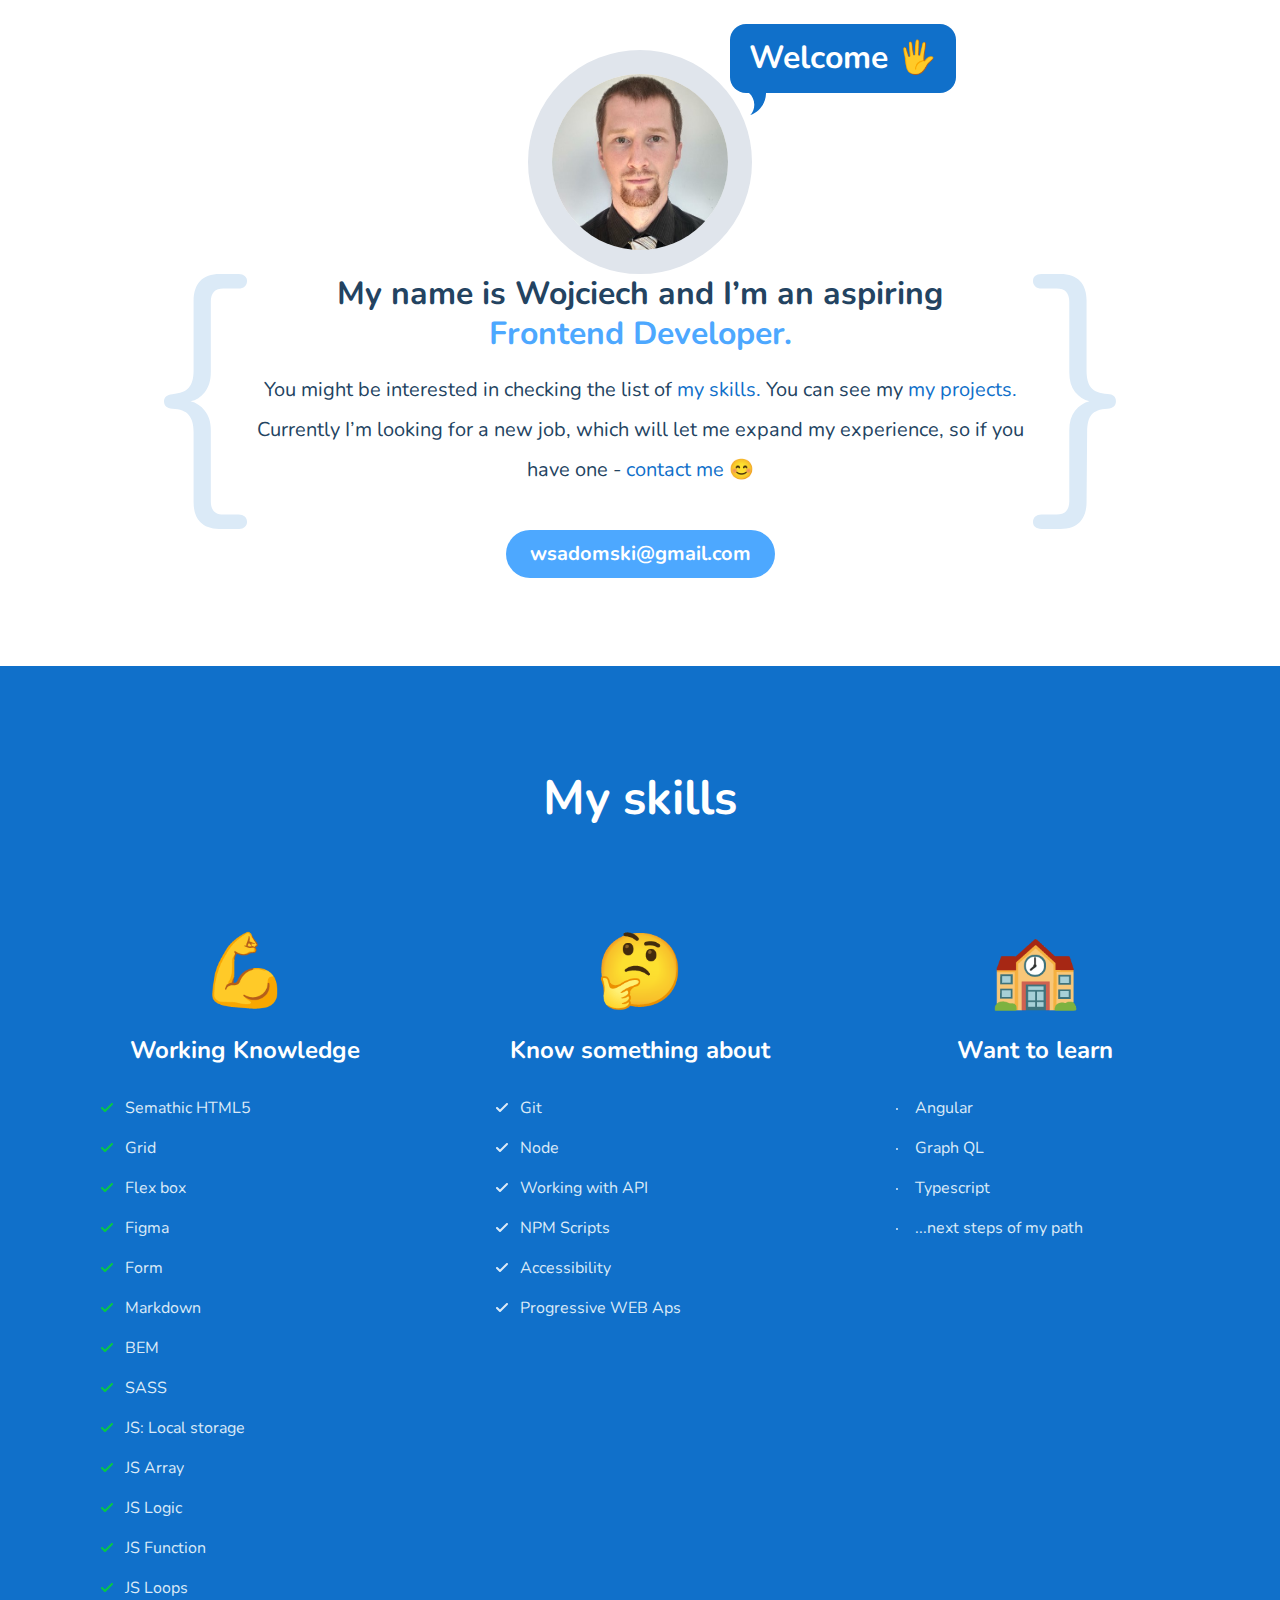
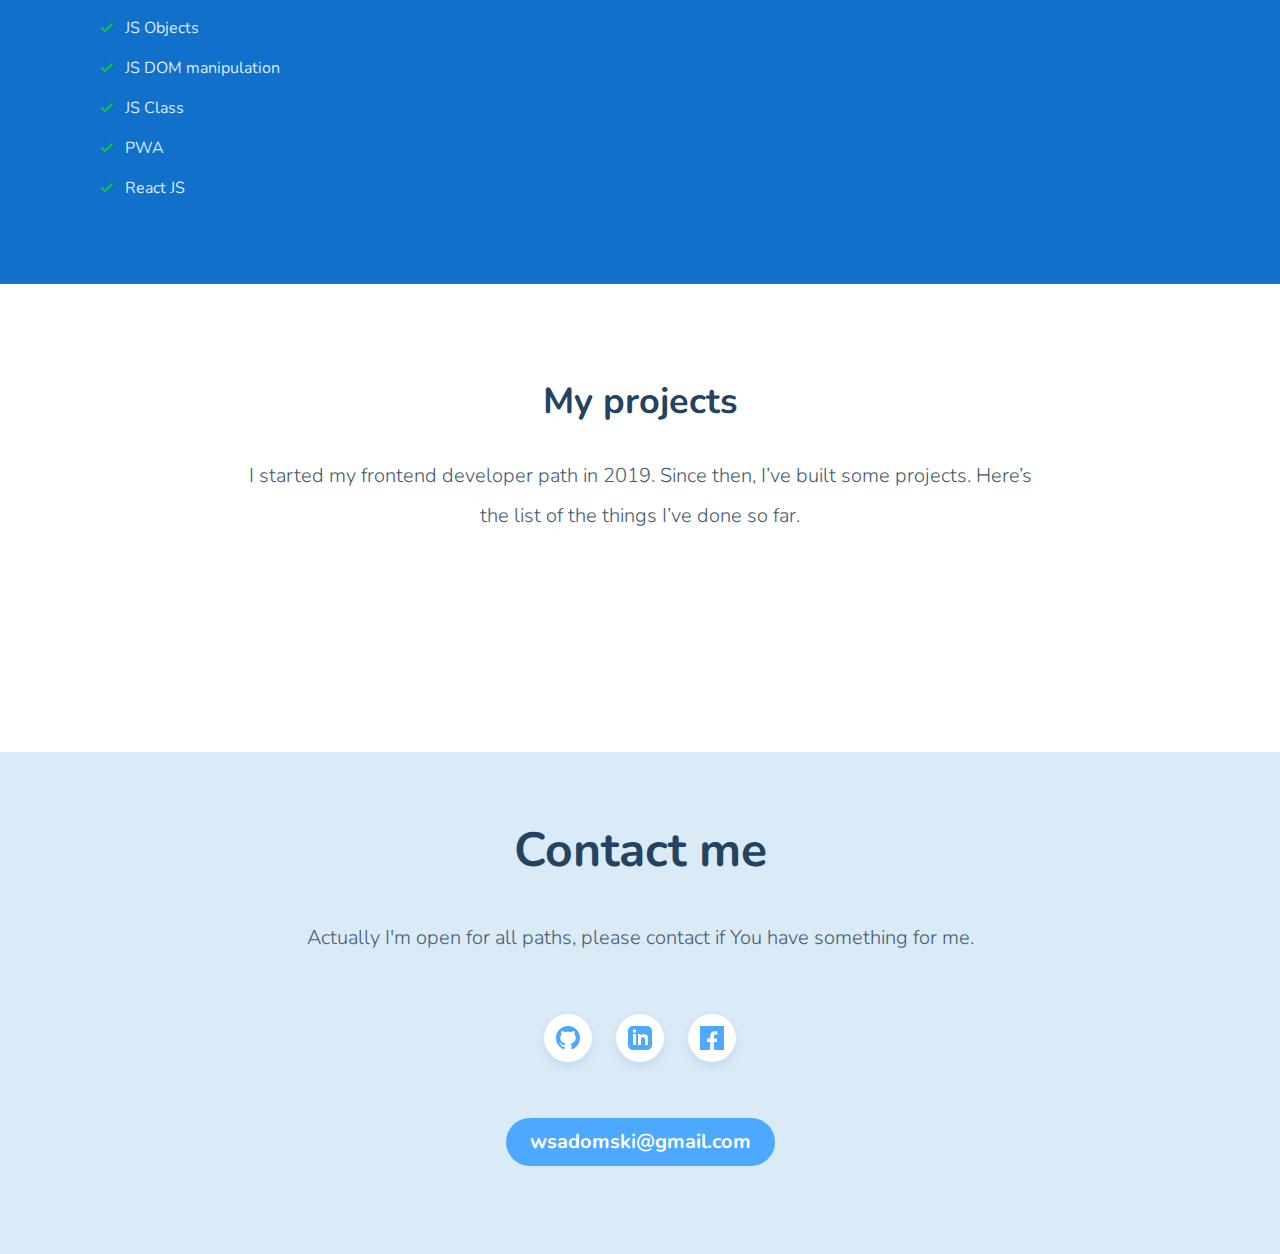
<file: index.html>
<!doctype html><html lang="en"><head><meta charset="UTF-8"/><meta name="viewport" content="width=device-width,initial-scale=1"/><title>Portfolio of Wojciech Sadomski</title><meta name="Wojciech Sadomski" content="Strona reprezentacyjna"/><meta property="og:title" content="Wojciech Sadomski - portfolio"/><meta property="og:description" content="My experience and my projects"/><meta property="og:url" content="https://wojciech-sadomski.github.io"/><meta property="og:image" content="https://wojciech-sadomski.github.io/readme.png"/><meta name="apple-mobile-web-app-capable" content="yes"/><link href="index.eb4d0123.css" rel="stylesheet"></head><body><main class="main"><section class="header"><div class="header__foto--container"><img class="header__foto" alt="zdjęcie autora" src="img/my-foto.a38d9f71.jpg"/> <span class="header__speech"><span class="header__cloud">Welcome <span class="hand">🖐</span></span></span></div><div class="header__container"><h1 class="header__text">My name is Wojciech and I’m an aspiring <span class="header__text--bold">Frontend Developer.</span></h1><p class="header__text--description">You might be interested in checking the list of <a class="header__link" href="#ability">my skills.</a> You can see my <a class="header__link" href="#projects">my projects.</a> Currently I’m looking for a new job, which will let me expand my experience, so if you have one - <a class="header__link" href="#contact">contact me</a> 😊</p><a class="header__text--mail" href="mailto:wsadomski@gmail.com">wsadomski@gmail.com</a></div></section><section class="ability" id="ability"><h2 class="ability__header">My skills</h2><div class="ability__columns"><article class="ability__section"><span class="ability__section__emoji">💪</span><h3 class="ability__section__header">Working Knowledge</h3><ul class="ability__list"><li class="ability__list__element">Semathic HTML5</li><li class="ability__list__element">Grid</li><li class="ability__list__element">Flex box</li><li class="ability__list__element">Figma</li><li class="ability__list__element">Form</li><li class="ability__list__element">Markdown</li><li class="ability__list__element">BEM</li><li class="ability__list__element">SASS</li><li class="ability__list__element">JS: Local storage</li><li class="ability__list__element">JS Array</li><li class="ability__list__element">JS Logic</li><li class="ability__list__element">JS Function</li><li class="ability__list__element">JS Loops</li><li class="ability__list__element">JS Objects</li><li class="ability__list__element">JS DOM manipulation</li><li class="ability__list__element">JS Class</li><li class="ability__list__element">PWA</li><li class="ability__list__element">React JS</li></ul></article><article class="ability__section"><span class="ability__section__emoji">🤔</span><h3 class="ability__section__header">Know something about</h3><ul class="ability__list ability__list--white"><li class="ability__list__element">Git</li><li class="ability__list__element">Node</li><li class="ability__list__element">Working with API</li><li class="ability__list__element">NPM Scripts</li><li class="ability__list__element">Accessibility</li><li class="ability__list__element">Progressive WEB Aps</li></ul></article><article class="ability__section"><span class="ability__section__emoji">🏫</span><h3 class="ability__section__header">Want to learn</h3><ul class="ability__list ability__list--dot"><li class="ability__list__element">Angular</li><li class="ability__list__element">Graph QL</li><li class="ability__list__element">Typescript</li><li class="ability__list__element">...next steps of my path</li></ul></article></div></section><section class="projects" id="projects"><h2 class="projects__header">My projects</h2><p class="projects__description">I started my frontend developer path in 2019. Since then, I’ve built some projects. Here’s the list of the things I’ve done so far.</p><div class="projects-grid projects-grid--js"></div></section><section class="contact" id="contact"><h2 class="contact__header">Contact me</h2><p class="contact__description">Actually I'm open for all paths, please contact if You have something for me.</p><div class="contact__links"><ul class="socials"><li class="socials__item"><a href="https://github.com/wojciech-sadomski" target="_blank" class="socials__link"><img src="img/github.d527165b.svg" alt="Wojciech Sadomski github" rel="noopener noreferrer"/></a></li><li class="socials__item"><a href="https://www.linkedin.com/in/wojciech-sadomski-b3907b198/" target="_blank" class="socials__link"><img src="img/linkedin.bcc8004e.svg" alt="Wojciech Sadomski linkedin" rel="noopener noreferrer"/></a></li><li class="socials__item"><a href="https://www.facebook.com/wojciech.sadomski" target="_blank" class="socials__link"><img src="img/FB.1e018c8b.svg" alt="Wojciech Sadomski facebook" rel="noopener noreferrer"/></a></li></ul><a class="contact__email" href="mailto:wsadomski@gmail.com" alt="Wojciech Sadomski mail" rel="noopener noreferrer">wsadomski@gmail.com</a></div></section></main><script src="index.eb4d0123.js"></script></body></html>
</file>
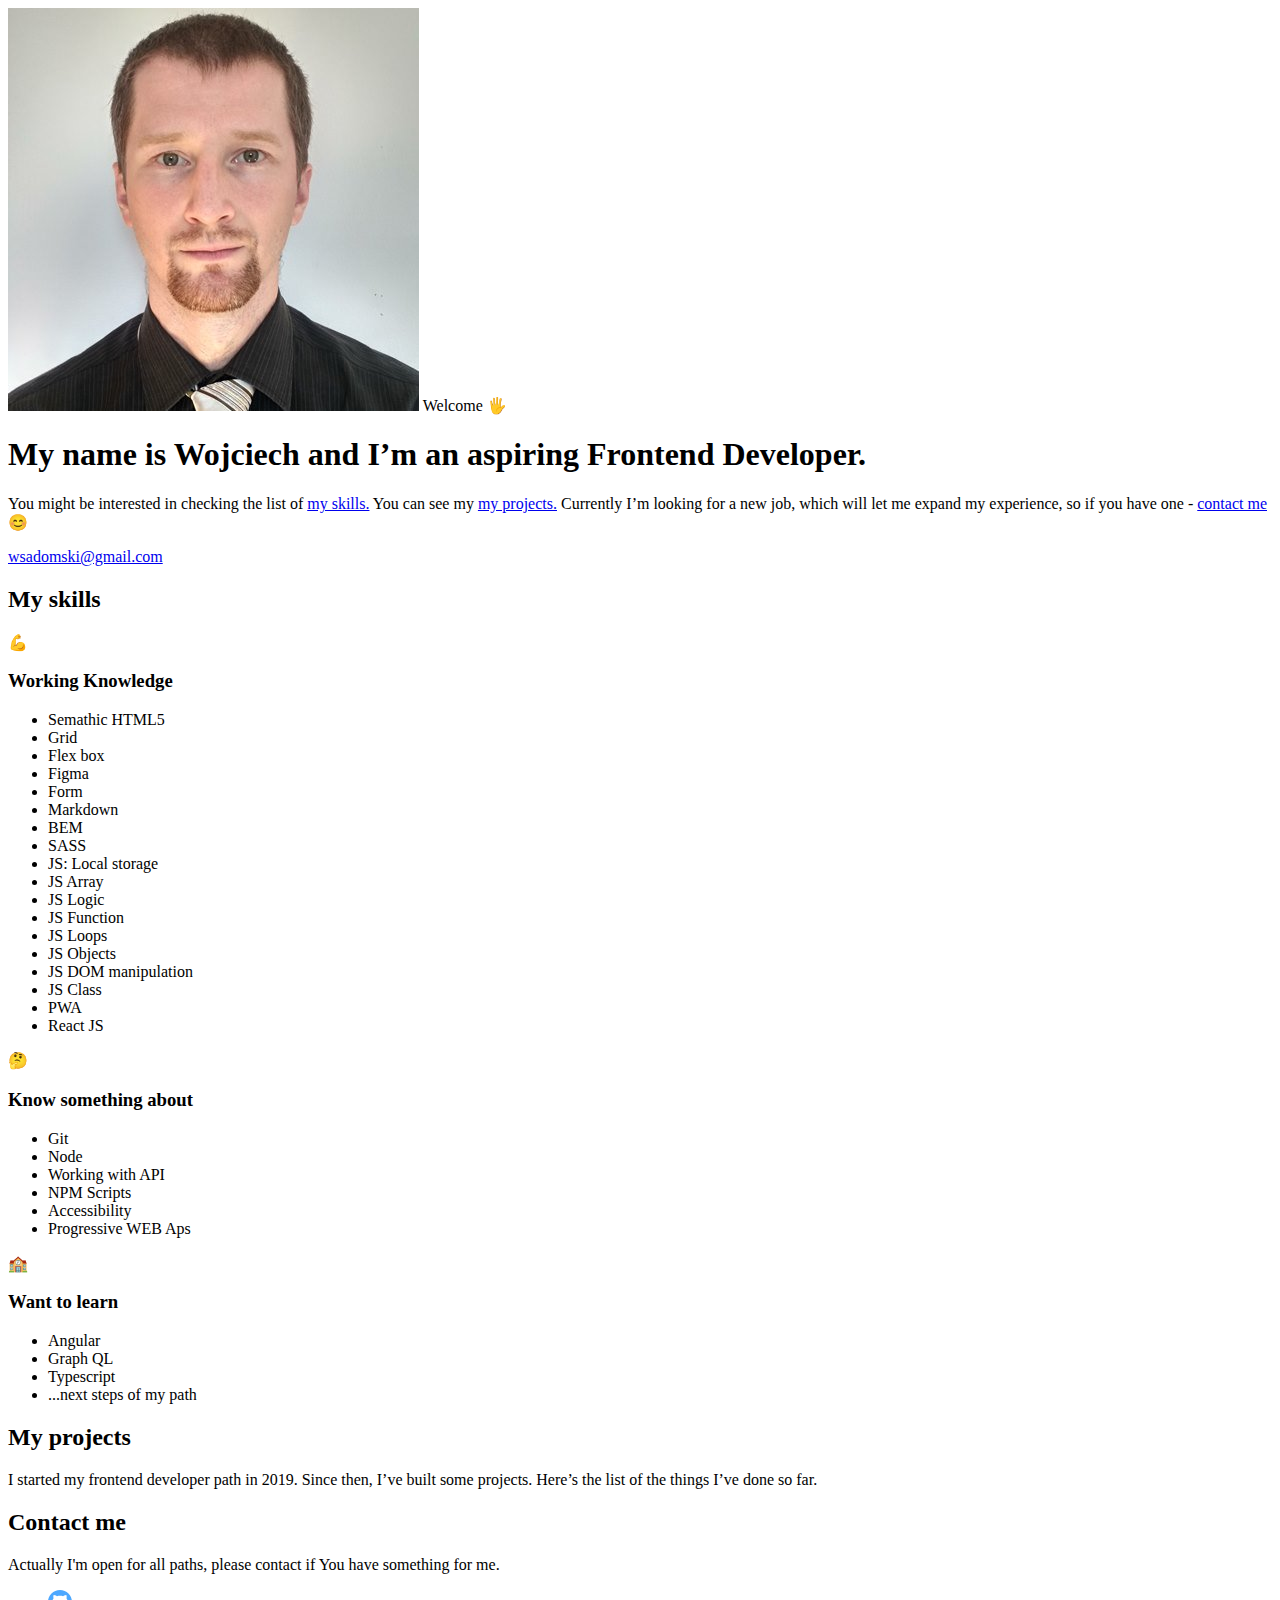
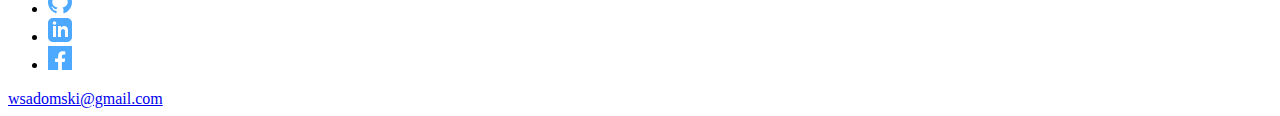
<file: src/pages/index.html>
<!DOCTYPE html>
<html lang="en">
  <head>
    <meta charset="UTF-8" />
    <meta name="viewport" content="width=device-width, initial-scale=1.0" />
    <title>Portfolio of Wojciech Sadomski</title>
    <meta name="Wojciech Sadomski" content="Strona reprezentacyjna" />
    <!-- Title -->
    <meta property="og:title" content="Wojciech Sadomski - portfolio" />
    <!-- OPTIONAL description. 2-4 sentences. -->
    <meta property="og:description" content="My experience and my projects" />
    <meta property="og:url" content="https://wojciech-sadomski.github.io" />
    <meta
      property="og:image"
      content="https://wojciech-sadomski.github.io/readme.png"
    />

    <!-- uncomment the line below to enable PWA  -->
    <!-- <link rel="manifest" href="manifest.json" /> -->

    <meta name="apple-mobile-web-app-capable" content="yes" />
  </head>
  <body>
    <main class="main">
      <section class="header">
        <div class="header__foto--container">
          <img
            class="header__foto"
            alt="zdjęcie autora"
            src="../assets/img/my-foto.jpg"
          />
          <span class="header__speech"
            ><span class="header__cloud"
              >Welcome <span class="hand">🖐</span></span
            >
          </span>
        </div>
        <div class="header__container">
          <h1 class="header__text">
            My name is Wojciech and I’m an aspiring
            <span class="header__text--bold">Frontend Developer.</span>
          </h1>
          <p class="header__text--description">
            You might be interested in checking the list of
            <a class="header__link" href="#ability">my skills.</a> You can see
            my
            <a class="header__link" href="#projects">my projects.</a> Currently
            I’m looking for a new job, which will let me expand my experience,
            so if you have one -
            <a class="header__link" href="#contact">contact me</a> 😊
          </p>
          <a class="header__text--mail" href="mailto:wsadomski@gmail.com"
            >wsadomski@gmail.com</a
          >
        </div>
        <!-- zdjęcie i chmurka-->
      </section>
      <section class="ability" id="ability">
        <h2 class="ability__header">My skills</h2>
        <div class="ability__columns">
          <article class="ability__section">
            <span class="ability__section__emoji">💪</span>
            <h3 class="ability__section__header">Working Knowledge</h3>
            <ul class="ability__list">
              <li class="ability__list__element">Semathic HTML5</li>
              <li class="ability__list__element">Grid</li>
              <li class="ability__list__element">Flex box</li>
              <li class="ability__list__element">Figma</li>
              <li class="ability__list__element">Form</li>
              <li class="ability__list__element">Markdown</li>
              <li class="ability__list__element">BEM</li>
              <li class="ability__list__element">SASS</li>
              <li class="ability__list__element">JS: Local storage</li>
              <li class="ability__list__element">JS Array</li>
              <li class="ability__list__element">JS Logic</li>
              <li class="ability__list__element">JS Function</li>
              <li class="ability__list__element">JS Loops</li>
              <li class="ability__list__element">JS Objects</li>
              <li class="ability__list__element">JS DOM manipulation</li>
              <li class="ability__list__element">JS Class</li>
              <li class="ability__list__element">PWA</li>
              <li class="ability__list__element">React JS</li>
            </ul>
          </article>
          <article class="ability__section">
            <span class="ability__section__emoji">🤔</span>
            <h3 class="ability__section__header">Know something about</h3>
            <ul class="ability__list ability__list--white">
              <li class="ability__list__element">Git</li>
              <li class="ability__list__element">Node</li>
              <li class="ability__list__element">Working with API</li>
              <li class="ability__list__element">NPM Scripts</li>
              <li class="ability__list__element">Accessibility</li>
              <li class="ability__list__element">Progressive WEB Aps</li>
            </ul>
          </article>
          <article class="ability__section">
            <span class="ability__section__emoji">🏫</span>
            <h3 class="ability__section__header">Want to learn</h3>
            <ul class="ability__list ability__list--dot">
              <li class="ability__list__element">Angular</li>
              <li class="ability__list__element">Graph QL</li>
              <li class="ability__list__element">Typescript</li>
              <li class="ability__list__element">...next steps of my path</li>
            </ul>
          </article>
        </div>
      </section>
      <section class="projects" id="projects">
        <h2 class="projects__header">My projects</h2>
        <p class="projects__description">
          I started my frontend developer path in 2019. Since then, I’ve built
          some projects. Here’s the list of the things I’ve done so far.
        </p>
        <div class="projects-grid projects-grid--js"></div>
      </section>
      <section class="contact" id="contact">
        <h2 class="contact__header">Contact me</h2>
        <p class="contact__description">
          Actually I'm open for all paths, please contact if You have something
          for me.
        </p>
        <div class="contact__links">
          <ul class="socials">
            <li class="socials__item">
              <a
                href="https://github.com/wojciech-sadomski"
                target="_blank"
                class="socials__link"
                ><img
                  src="../assets/icons/github.svg"
                  alt="Wojciech Sadomski github"
                  rel="noopener noreferrer"
              /></a>
            </li>
            <li class="socials__item">
              <a
                href="https://www.linkedin.com/in/wojciech-sadomski-b3907b198/"
                target="_blank"
                class="socials__link"
                ><img
                  src="../assets/icons/linkedin.svg"
                  alt="Wojciech Sadomski linkedin"
                  rel="noopener noreferrer"
              /></a>
            </li>
            <li class="socials__item">
              <a
                href="https://www.facebook.com/wojciech.sadomski"
                target="_blank"
                class="socials__link"
                ><img
                  src="../assets/icons/FB.svg"
                  alt="Wojciech Sadomski facebook"
                  rel="noopener noreferrer"
              /></a>
            </li>
          </ul>
          <a
            class="contact__email"
            href="mailto:wsadomski@gmail.com"
            alt="Wojciech Sadomski mail"
            rel="noopener noreferrer"
            >wsadomski@gmail.com</a
          >
        </div>
      </section>
    </main>
  </body>
</html>
</file>
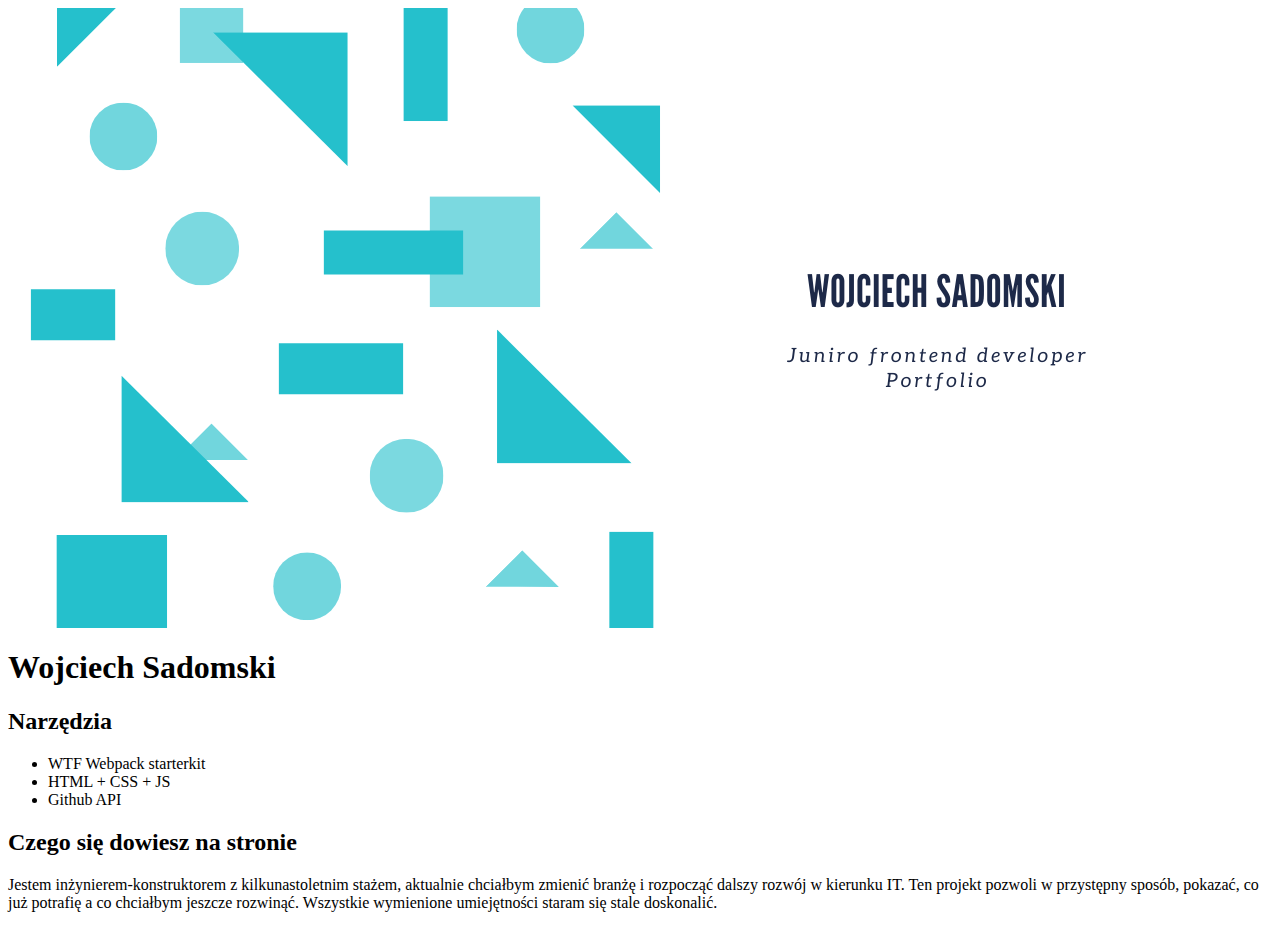
<file: index-1.html>
<html><head><meta http-equiv="Content-Type" content="text/html; charset=utf-8"/><title>Nieznany </title></head><body>
<p><img alt="Zdjęcie Wojciech Sadomski" src="https://wojciech-sadomski.github.io/readme.png" /></p>
<h1 id="wojciech-sadomski">Wojciech Sadomski</h1>
<h2 id="narzedzia">Narzędzia</h2>
<ul>
<li>WTF Webpack starterkit</li>
<li>HTML + CSS + JS</li>
<li>Github API</li>
</ul>
<h2 id="czego-sie-dowiesz-na-stronie">Czego się dowiesz na stronie</h2>
<p>Jestem inżynierem-konstruktorem z kilkunastoletnim stażem, aktualnie chciałbym zmienić branżę i rozpocząć dalszy rozwój w kierunku IT.
Ten projekt pozwoli w przystępny sposób, pokazać, co już potrafię a co chciałbym jeszcze rozwinąć. Wszystkie wymienione umiejętności staram się stale doskonalić.</p>
</body></html>
</file>
<file: index.eb4d0123.css>
@import url(https://fonts.googleapis.com/css2?family=Nunito:wght@300;600;700&family=Roboto+Mono:wght@400;700&display=swap);
/*! normalize.css v8.0.1 | MIT License | github.com/necolas/normalize.css */html{line-height:1.15;-webkit-text-size-adjust:100%}body{margin:0}main{display:block}h1{font-size:2em;margin:.67em 0}hr{box-sizing:content-box;height:0;overflow:visible}pre{font-family:monospace,monospace;font-size:1em}a{background-color:transparent}abbr[title]{border-bottom:none;text-decoration:underline;text-decoration:underline dotted}b,strong{font-weight:bolder}code,kbd,samp{font-family:monospace,monospace;font-size:1em}small{font-size:80%}sub,sup{font-size:75%;line-height:0;position:relative;vertical-align:baseline}sub{bottom:-.25em}sup{top:-.5em}img{border-style:none}button,input,optgroup,select,textarea{font-family:inherit;font-size:100%;line-height:1.15;margin:0}button,input{overflow:visible}button,select{text-transform:none}[type=button],[type=reset],[type=submit],button{-webkit-appearance:button}[type=button]::-moz-focus-inner,[type=reset]::-moz-focus-inner,[type=submit]::-moz-focus-inner,button::-moz-focus-inner{border-style:none;padding:0}[type=button]:-moz-focusring,[type=reset]:-moz-focusring,[type=submit]:-moz-focusring,button:-moz-focusring{outline:1px dotted ButtonText}fieldset{padding:.35em .75em .625em}legend{box-sizing:border-box;color:inherit;display:table;max-width:100%;padding:0;white-space:normal}progress{vertical-align:baseline}textarea{overflow:auto}[type=checkbox],[type=radio]{box-sizing:border-box;padding:0}[type=number]::-webkit-inner-spin-button,[type=number]::-webkit-outer-spin-button{height:auto}[type=search]{-webkit-appearance:textfield;outline-offset:-2px}[type=search]::-webkit-search-decoration{-webkit-appearance:none}::-webkit-file-upload-button{-webkit-appearance:button;font:inherit}details{display:block}summary{display:list-item}[hidden],template{display:none}@-webkit-keyframes wave{0%{transform:rotate(-15deg)}50%{transform:rotate(15deg)}to{transform:rotate(-15deg)}}@keyframes wave{0%{transform:rotate(-15deg)}50%{transform:rotate(15deg)}to{transform:rotate(-15deg)}}.hand{display:inline-block;-webkit-animation:wave 1.5s ease-in-out infinite;animation:wave 1.5s ease-in-out infinite;transform-origin:center center}.header{padding:10px 16px 88px;color:#234361}@media(min-width:768px){.header{padding:50px 16px 88px;max-width:786px;margin:0 auto}}@media(min-width:960px){.header{padding:50px 16px 88px;max-width:100%}}.header__cloud{display:none}@media(min-width:960px){.header__cloud{display:block;color:#fff;background-color:#1070ca;padding:16px 19px;font-size:32px;font-weight:700;border-radius:16px}.header__cloud:after{content:"";position:absolute;top:100%;display:block;width:17.42px;height:22.66px;background-image:url(img/speech.13333786.svg)}}.header__foto{box-sizing:content-box;width:96px;height:96px;border-radius:50%;border:16px solid #e0e5ec}@media(min-width:960px){.header__foto{width:176px;height:176px;border:24px solid #e0e5ec}}.header__container{text-align:center}@media(min-width:960px){.header__container{max-width:786px;margin:0 auto;position:relative}.header__container:after,.header__container:before{width:83.23px;height:254.88px;content:"";display:block;position:absolute;top:0}.header__container:before{background:url(img/cube-left.e24c2ca0.svg);right:100%}.header__container:after{background:url(img/cube-right.767db10b.svg);left:100%}}.header__foto--container{display:flex;align-items:center;justify-content:center;position:relative}.header__link{color:#1070ca;text-decoration:none}.header__speech{position:absolute;left:calc(50% + 90px);top:-26px}.header__text{font-weight:700;text-align:center;font-size:26px;line-height:32px;margin:0}@media(min-width:960px){.header__text{font-size:32px;line-height:40px}}.header__text--bold{color:#4da8ff;white-space:nowrap}.header__text--description{font-size:normal;text-align:center;font-size:16px;line-height:32px;margin:16px 0 40px}@media(min-width:960px){.header__text--description{font-size:20px;line-height:40px}}.header__text--mail{text-align:center;font-size:20px;font-weight:700;line-height:40px;display:inline-block;color:#fff;background-color:#4da8ff;border-radius:64px;padding:4px 24px;text-decoration:none}.ability{background-color:#1070ca;color:#fff;padding:64px 16px 68px}@media(min-width:960px){.ability__columns{display:grid;grid-template-columns:1fr 1fr 1fr;max-width:1184px;margin:0 auto}}.ability__header{font-weight:700;font-size:36px;line-height:48px;text-align:center}@media(min-width:960px){.ability__header{font-size:48px;line-height:56px}}.ability__section{margin-top:64px}.ability__section__emoji{display:block;font-size:72px;text-align:center}.ability__section__header{font-weight:700;font-size:24px;line-height:44px;text-align:center;margin:16px 0 24px}.ability__list{font-style:normal;color:#dbeaf7;width:288px;margin:0 auto;list-style-type:none;padding:0}.ability__list__element{padding:0 0 0 24px;margin:0 0 16px;position:relative;font-size:16px;line-height:24px}.ability__list__element:before{position:absolute;left:0;top:7px;display:block;content:"";width:12px;height:9px;background-image:url(img/small-tick-green.7747dc29.svg)}.ability__list--white .ability__list__element:before{background-image:url(img/small-tick-white.a397d03e.svg)}.ability__list--dot .ability__list__element:before{width:2px;height:2px;border-radius:50%;top:12px;left:5px;background-color:#dbeaf7}.projects{padding:64px 16px 88px}.projects__description{font-weight:300;font-size:16px;line-height:32px;text-align:center;max-width:786px;margin:0 auto 46px}@media(min-width:960px){.projects__description{font-size:20px;line-height:40px;margin-bottom:128px}}.projects__header{font-size:36px;line-height:48px;color:#234361;text-align:center}.project{background-color:#212528;border-radius:16px;overflow:hidden;line-height:24px;font-family:Roboto Mono;box-shadow:0 4px 16px rgba(0,0,0,.25);color:#a3a3a3;font-size:13px;font-weight:400}.project__circle{display:block;width:8px;height:8px;border-radius:50%;background-color:#464a4d;margin-right:8px}.project__content{padding:24px 16px}.project__grid{display:grid;grid-template-columns:102px 1fr;-moz-column-gap:8px;column-gap:8px}@media(min-width:960px){.project__grid{grid-template-columns:116px 1fr}}.project__label{display:block;text-align:right;color:#808082;font-weight:400}.project__link{color:#14b5d0}.project__title{color:#fff;font-weight:700;font-size:13px;line-height:24px}.project__window{height:40px;background-color:#1e1e1e;display:flex;align-items:center;padding:0 0 0 16px}.projects-grid{display:grid;-moz-column-gap:24px;column-gap:24px;row-gap:24px;max-width:1184px;margin:0 auto}@media(min-width:768px){.projects-grid{grid-template-columns:1fr 1fr}}.contact{background-color:#dbeaf7;padding:30px 16px 88px}.contact__header{font-size:36px;line-height:48px;color:#234361;text-align:center}@media(min-width:960px){.contact__header{font-size:48px;line-height:56px}}.contact__description{font-style:normal;font-weight:300;font-size:16px;line-height:32px;text-align:center}@media(min-width:960px){.contact__description{font-size:20px;line-height:40px}}.contact__links{text-align:center}.contact__email{font-size:20px;font-weight:700;line-height:40px;display:inline-block;color:#fff;background-color:#4da8ff;border-radius:64px;padding:4px 24px;text-decoration:none;margin-bottom:0 auto}.socials{list-style-type:none;padding:0;display:flex;justify-content:center;margin:56px 64px}.socials__item{margin:0 12px}.socials__link{padding:0;width:48px;height:48px;background-color:#fff;border-radius:50%;display:flex;align-items:center;justify-content:center;box-shadow:0 4px 8px rgba(16,112,202,.15)}html{box-sizing:border-box;scroll-behavior:smooth}*,:after,:before{box-sizing:inherit}body{font-family:Nunito;color:#425a70}
</file>
